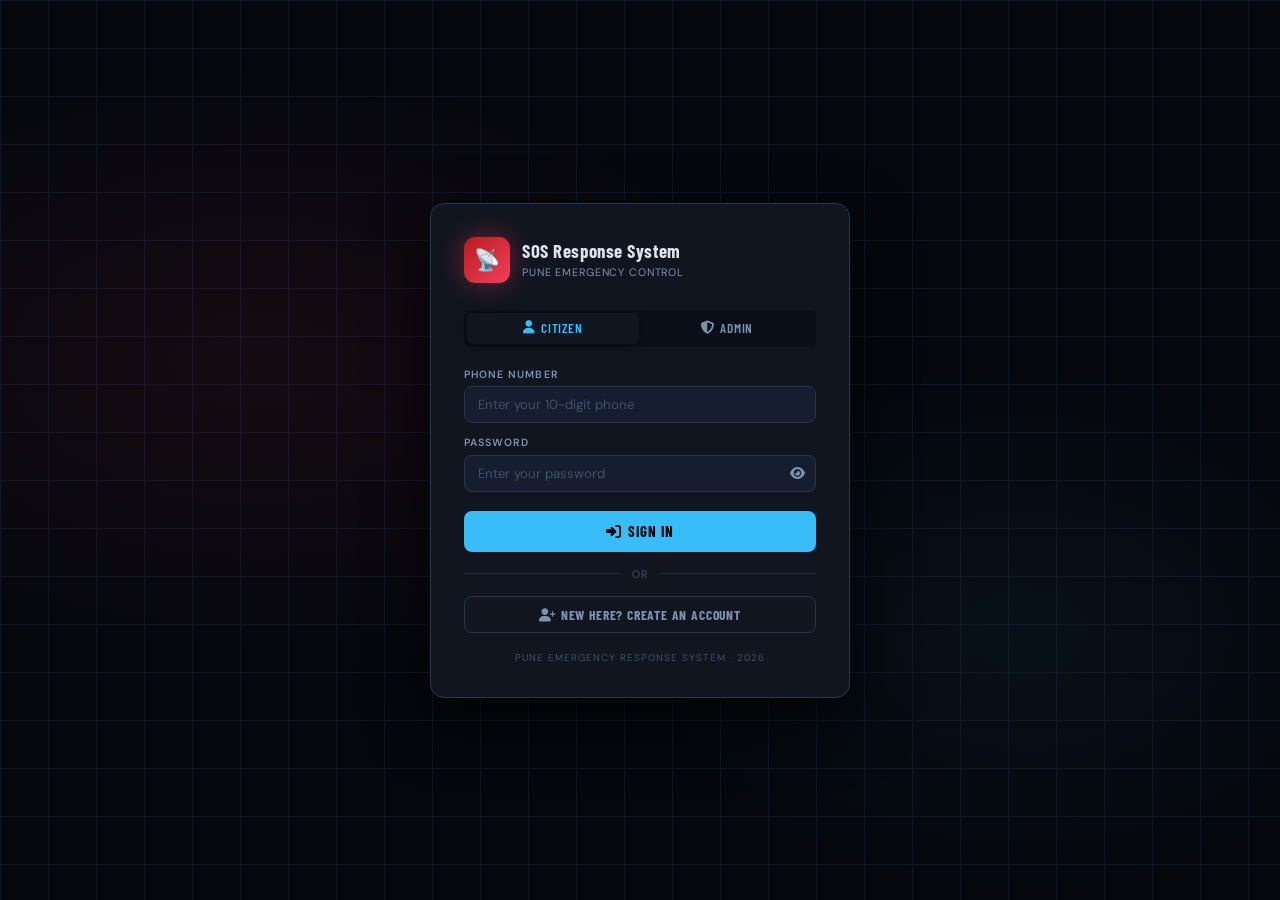
<file: frontend/index.html>
<!DOCTYPE html>
<html lang="en">
<head>
  <meta charset="UTF-8"/>
  <meta name="viewport" content="width=device-width,initial-scale=1.0"/>
  <title>SOS Pune — Login</title>
  <link rel="stylesheet" href="css/style.css"/>
  <link rel="stylesheet" href="https://cdnjs.cloudflare.com/ajax/libs/font-awesome/6.5.0/css/all.min.css"/>
  <style>
    .divider { display:flex;align-items:center;gap:.75rem;margin:1rem 0;color:var(--txt3);font-size:.72rem;letter-spacing:.08em;text-transform:uppercase }
    .divider::before,.divider::after { content:'';flex:1;height:1px;background:var(--brd) }
    .register-link { display:block;text-align:center;padding:.6rem 1rem;border-radius:var(--rad);border:1px solid var(--brd2);color:var(--txt2);font-family:var(--ff-head);font-size:.9rem;font-weight:700;letter-spacing:.06em;text-transform:uppercase;transition:all var(--t);text-decoration:none }
    .register-link:hover { border-color:var(--blue);color:var(--blue);background:var(--blue-l) }
    .debug-box { background:#1a1a2e;border:1px solid #f43f5e44;border-radius:8px;padding:.8rem;margin-top:.8rem;font-size:.72rem;color:#94a3b8;font-family:monospace;display:none;white-space:pre-wrap }
  </style>
</head>
<body>
<div class="auth-page">
  <div class="auth-box">

    <div class="auth-brand">
      <div class="auth-logo">📡</div>
      <div class="auth-brand-text">
        <h1>SOS Response System</h1>
        <p>Pune Emergency Control</p>
      </div>
    </div>

    <!-- Role Tabs -->
    <div class="role-tabs">
      <button class="role-tab user-tab active" id="tab-citizen" onclick="setRole('user',this)">
        <i class="fa-solid fa-user"></i> Citizen
      </button>
      <button class="role-tab admin-tab" id="tab-admin" onclick="setRole('admin',this)">
        <i class="fa-solid fa-shield-halved"></i> Admin
      </button>
    </div>

    <!-- Error -->
    <div id="err" class="alert alert-error hidden">
      <i class="fa-solid fa-triangle-exclamation"></i>
      <span id="err-msg"></span>
    </div>

    <!-- Debug -->
    <div class="debug-box" id="debug-box"></div>

    <!-- Phone -->
    <div class="fg">
      <label id="lbl-phone">Phone Number</label>
      <input type="tel" class="fc" id="phone"
             placeholder="Enter your 10-digit phone"
             autocomplete="username" maxlength="15"
             onkeydown="if(event.key==='Enter')doLogin()"/>
    </div>

    <!-- Password -->
    <div class="fg">
      <label>Password</label>
      <div style="position:relative">
        <input type="password" class="fc" id="pass"
               placeholder="Enter your password"
               style="padding-right:2.5rem"
               autocomplete="current-password"
               onkeydown="if(event.key==='Enter')doLogin()"/>
        <button onclick="togglePwd()"
                style="position:absolute;right:.75rem;top:50%;transform:translateY(-50%);background:none;border:none;color:var(--txt2);cursor:pointer">
          <i class="fa-solid fa-eye" id="eye"></i>
        </button>
      </div>
    </div>

    <input type="hidden" id="role-val" value="user"/>

    <button class="btn btn-primary btn-block btn-lg" id="login-btn" onclick="doLogin()">
      <i class="fa-solid fa-right-to-bracket"></i> Sign In
    </button>

    <!-- Register link (citizen only) -->
    <div id="register-section">
      <div class="divider">or</div>
      <a href="register.html" class="register-link">
        <i class="fa-solid fa-user-plus"></i> New here? Create an Account
      </a>
    </div>

    <div style="text-align:center;margin-top:1.2rem;font-size:.65rem;color:var(--txt3);letter-spacing:.1em;text-transform:uppercase">
      Pune Emergency Response System &middot; 2026
    </div>
  </div>
</div>

<div id="toasts"></div>
<script>
'use strict';

// Relative URLs — no CORS, works on any port
const AUTH_URL = '../backend/api_auth.php';

// Check if already logged in
(async function() {
  try {
    const r = await fetch(AUTH_URL + '?action=check');
    const d = await r.json();
    if (d.success && d.data) {
      window.location.href = d.data.role === 'admin' ? 'admin.html' : 'citizen.html';
    }
  } catch (e) {}
})();

let _role = 'user';

function setRole(role, btn) {
  _role = role;
  document.querySelectorAll('.role-tab').forEach(b => b.classList.remove('active'));
  btn.classList.add('active');
  document.getElementById('role-val').value = role;
  // Show register only for citizens; admins are pre-created
  document.getElementById('register-section').style.display = role === 'user' ? 'block' : 'none';
  document.getElementById('lbl-phone').textContent = role === 'admin' ? 'Admin Phone Number' : 'Phone Number';
  // Clear fields on tab switch
  document.getElementById('phone').value = '';
  document.getElementById('pass').value  = '';
  document.getElementById('err').classList.add('hidden');
  document.getElementById('debug-box').style.display = 'none';
}

function togglePwd() {
  const i=document.getElementById('pass'), ic=document.getElementById('eye');
  i.type = i.type==='password'?'text':'password';
  ic.className = i.type==='password'?'fa-solid fa-eye':'fa-solid fa-eye-slash';
}

async function doLogin() {
  const phone = document.getElementById('phone').value.trim();
  const pass  = document.getElementById('pass').value;

  document.getElementById('err').classList.add('hidden');
  document.getElementById('debug-box').style.display = 'none';

  if (!phone) { showErr('Please enter your phone number.'); return; }
  if (!pass)  { showErr('Please enter your password.');     return; }

  const btn = document.getElementById('login-btn');
  btn.innerHTML = '<i class="fa-solid fa-spinner fa-spin"></i> Signing in...';
  btn.disabled  = true;

  try {
    const response = await fetch(AUTH_URL, {
      method:  'POST',
      headers: { 'Content-Type': 'application/json' },
      body:    JSON.stringify({ action:'login', phone, password:pass, role:_role }),
    });

    let data;
    const text = await response.text();
    try { data = JSON.parse(text); }
    catch (e) {
      showErr('Server error. Check PHP is running correctly.');
      document.getElementById('debug-box').textContent = 'Response: ' + text.substring(0,400);
      document.getElementById('debug-box').style.display = 'block';
      return;
    }

    if (data.success && data.data) {
      window.location.href = data.data.role === 'admin' ? 'admin.html' : 'citizen.html';
    } else {
      showErr(data.error || 'Login failed. Check your credentials.');
    }
  } catch (e) {
    showErr('Cannot reach server. Make sure XAMPP Apache is running.');
    document.getElementById('debug-box').textContent =
      'URL: ' + AUTH_URL + '\nError: ' + e.message +
      '\n\nFix: Open XAMPP → Start Apache → Start MySQL';
    document.getElementById('debug-box').style.display = 'block';
  } finally {
    btn.innerHTML = '<i class="fa-solid fa-right-to-bracket"></i> Sign In';
    btn.disabled  = false;
  }
}

function showErr(msg) {
  document.getElementById('err-msg').textContent = msg;
  document.getElementById('err').classList.remove('hidden');
}
</script>
</body>
</html>
</file>
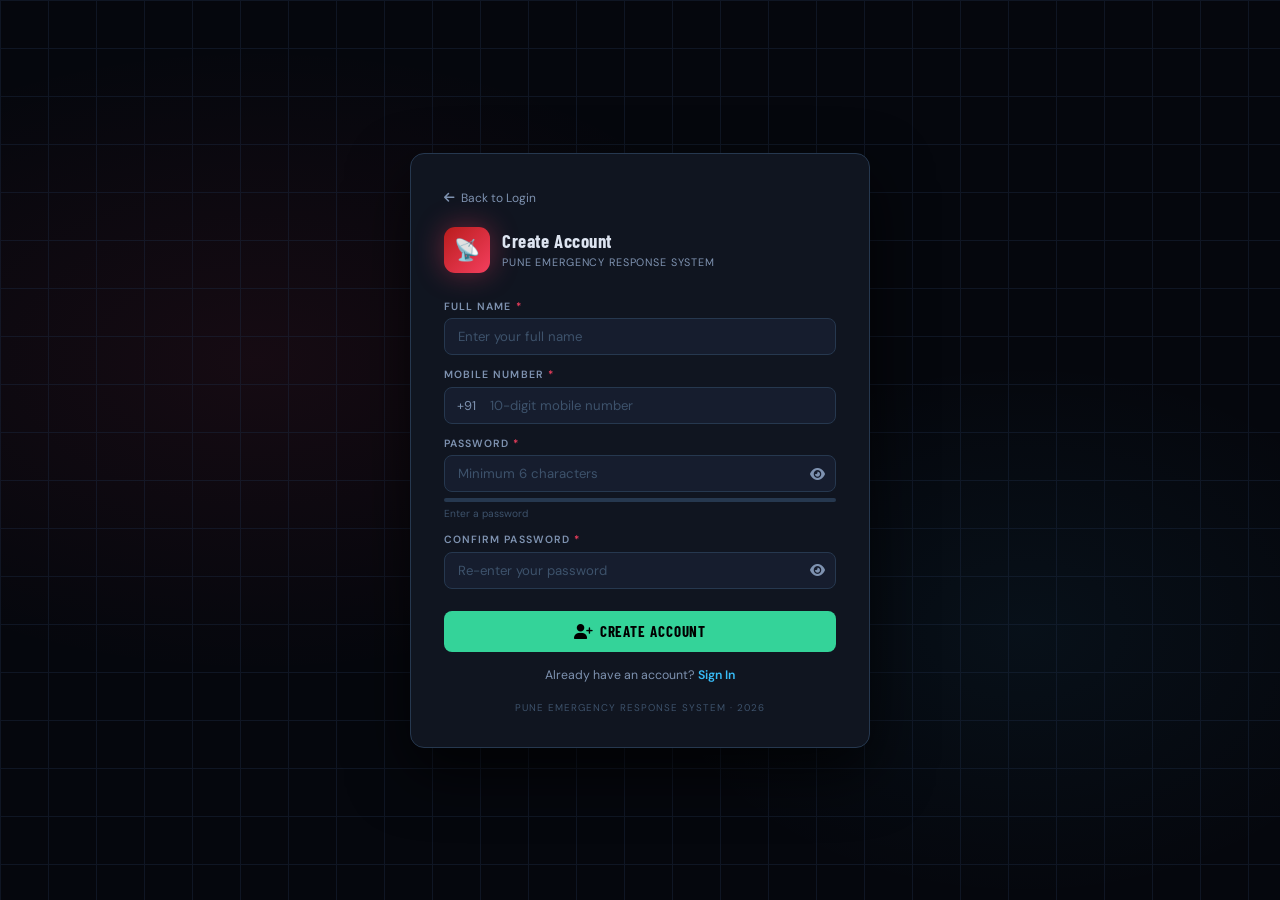
<file: frontend/register.html>
<!DOCTYPE html>
<html lang="en">
<head>
  <meta charset="UTF-8"/>
  <meta name="viewport" content="width=device-width,initial-scale=1.0"/>
  <title>SOS Pune — Register</title>
  <link rel="stylesheet" href="css/style.css"/>
  <link rel="stylesheet" href="https://cdnjs.cloudflare.com/ajax/libs/font-awesome/6.5.0/css/all.min.css"/>
  <style>
    .pw-strength { height:4px; border-radius:2px; margin-top:.4rem; background:var(--brd2); overflow:hidden }
    .pw-strength-bar { height:100%; border-radius:2px; width:0%; transition:width .3s,background .3s }
    .pw-hint { font-size:.68rem; color:var(--txt3); margin-top:.3rem }
    .back-link { display:inline-flex; align-items:center; gap:.4rem; color:var(--txt2); font-size:.8rem; margin-bottom:1.4rem; text-decoration:none; transition:color var(--t) }
    .back-link:hover { color:var(--blue) }
    .field-valid   { border-color:var(--green) !important }
    .field-invalid { border-color:var(--red)   !important }
    .debug-box { background:#1a1a2e; border:1px solid #f43f5e44; border-radius:8px; padding:.8rem; margin-top:.8rem; font-size:.72rem; color:#94a3b8; font-family:monospace; display:none }
  </style>
</head>
<body>
<div class="auth-page">
  <div class="auth-box" style="max-width:460px">

    <a href="index.html" class="back-link">
      <i class="fa-solid fa-arrow-left"></i> Back to Login
    </a>

    <div class="auth-brand">
      <div class="auth-logo">📡</div>
      <div class="auth-brand-text">
        <h1>Create Account</h1>
        <p>Pune Emergency Response System</p>
      </div>
    </div>

    <!-- Error box -->
    <div id="err" class="alert alert-error hidden">
      <i class="fa-solid fa-triangle-exclamation"></i>
      <span id="err-msg"></span>
    </div>

    <!-- Success box -->
    <div id="success-box" class="alert alert-success hidden">
      <i class="fa-solid fa-circle-check"></i>
      <span id="success-msg"></span>
    </div>

    <!-- Debug info (shown on error) -->
    <div class="debug-box" id="debug-box">
      <strong style="color:#f43f5e">Debug info:</strong><br/>
      <span id="debug-msg"></span>
    </div>

    <!-- Full Name -->
    <div class="fg">
      <label>Full Name <span style="color:var(--red)">*</span></label>
      <input type="text" class="fc" id="reg-name"
             placeholder="Enter your full name"
             autocomplete="name"
             oninput="validateName()"
             onkeydown="if(event.key==='Enter')doRegister()"/>
      <div id="name-hint" class="pw-hint"></div>
    </div>

    <!-- Phone -->
    <div class="fg">
      <label>Mobile Number <span style="color:var(--red)">*</span></label>
      <div style="position:relative">
        <span style="position:absolute;left:.85rem;top:50%;transform:translateY(-50%);color:var(--txt2);font-size:.85rem;pointer-events:none">+91</span>
        <input type="tel" class="fc" id="reg-phone"
               placeholder="10-digit mobile number"
               style="padding-left:3rem" maxlength="10"
               autocomplete="tel"
               oninput="validatePhone()"
               onkeydown="if(event.key==='Enter')doRegister()"/>
      </div>
      <div id="phone-hint" class="pw-hint"></div>
    </div>

    <!-- Password -->
    <div class="fg">
      <label>Password <span style="color:var(--red)">*</span></label>
      <div style="position:relative">
        <input type="password" class="fc" id="reg-pass"
               placeholder="Minimum 6 characters"
               style="padding-right:2.5rem" autocomplete="new-password"
               oninput="checkStrength()"
               onkeydown="if(event.key==='Enter')doRegister()"/>
        <button onclick="togglePwd('reg-pass','eye1')"
                style="position:absolute;right:.75rem;top:50%;transform:translateY(-50%);background:none;border:none;color:var(--txt2);cursor:pointer">
          <i class="fa-solid fa-eye" id="eye1"></i>
        </button>
      </div>
      <div class="pw-strength"><div class="pw-strength-bar" id="strength-bar"></div></div>
      <div id="strength-label" class="pw-hint">Enter a password</div>
    </div>

    <!-- Confirm Password -->
    <div class="fg">
      <label>Confirm Password <span style="color:var(--red)">*</span></label>
      <div style="position:relative">
        <input type="password" class="fc" id="reg-confirm"
               placeholder="Re-enter your password"
               style="padding-right:2.5rem" autocomplete="new-password"
               oninput="checkConfirm()"
               onkeydown="if(event.key==='Enter')doRegister()"/>
        <button onclick="togglePwd('reg-confirm','eye2')"
                style="position:absolute;right:.75rem;top:50%;transform:translateY(-50%);background:none;border:none;color:var(--txt2);cursor:pointer">
          <i class="fa-solid fa-eye" id="eye2"></i>
        </button>
      </div>
      <div id="confirm-hint" class="pw-hint"></div>
    </div>

    <!-- Submit -->
    <button class="btn btn-success btn-block btn-lg" id="reg-btn"
            onclick="doRegister()" style="margin-top:.6rem">
      <i class="fa-solid fa-user-plus"></i> Create Account
    </button>

    <div style="text-align:center;margin-top:1rem;font-size:.82rem;color:var(--txt2)">
      Already have an account?
      <a href="index.html" style="color:var(--blue);font-weight:600;text-decoration:none">Sign In</a>
    </div>

    <div style="text-align:center;margin-top:1.2rem;font-size:.65rem;color:var(--txt3);letter-spacing:.1em;text-transform:uppercase">
      Pune Emergency Response System &middot; 2026
    </div>
  </div>
</div>

<div id="toasts"></div>

<script>
'use strict';

// ── API URL — RELATIVE path, works on any localhost port ──
// No hardcoded http://localhost — no CORS issues
const REGISTER_URL = '../backend/api_register.php';
const AUTH_URL     = '../backend/api_auth.php';

// ── Redirect if already logged in ─────────────────────────
(async function() {
  try {
    const r = await fetch(AUTH_URL + '?action=check', { method: 'GET' });
    const d = await r.json();
    if (d.success && d.data) {
      window.location.href = d.data.role === 'admin' ? 'admin.html' : 'citizen.html';
    }
  } catch (e) { /* not logged in */ }
})();

// ── Validation ────────────────────────────────────────────
function setField(inputId, hintId, ok, msg) {
  const inp  = document.getElementById(inputId);
  const hint = document.getElementById(hintId);
  inp.classList.toggle('field-valid',   ok  && msg !== '');
  inp.classList.toggle('field-invalid', !ok && msg !== '');
  if (hint) {
    hint.textContent = msg;
    hint.style.color = ok ? 'var(--green)' : 'var(--red)';
  }
}

function validateName() {
  const v = document.getElementById('reg-name').value.trim();
  if (!v)            setField('reg-name','name-hint', false, '');
  else if (v.length < 2) setField('reg-name','name-hint', false, 'Name must be at least 2 characters');
  else               setField('reg-name','name-hint', true,  '✓ Looks good');
}

function validatePhone() {
  // Strip non-digits
  const el = document.getElementById('reg-phone');
  el.value = el.value.replace(/\D/g,'');
  const v  = el.value;
  if (!v)                      setField('reg-phone','phone-hint', false, '');
  else if (!/^[6-9]\d{9}$/.test(v)) setField('reg-phone','phone-hint', false, 'Enter a valid 10-digit Indian mobile number');
  else                         setField('reg-phone','phone-hint', true,  '✓ Valid mobile number');
}

function checkStrength() {
  const p   = document.getElementById('reg-pass').value;
  const bar = document.getElementById('strength-bar');
  const lbl = document.getElementById('strength-label');
  if (!p) { bar.style.width='0%'; lbl.textContent='Enter a password'; lbl.style.color='var(--txt3)'; return; }
  let s = 0;
  if (p.length >= 6)           s++;
  if (p.length >= 10)          s++;
  if (/[A-Z]/.test(p))         s++;
  if (/[0-9]/.test(p))         s++;
  if (/[^A-Za-z0-9]/.test(p)) s++;
  const lvls=[
    {pct:'20%',color:'var(--red)',   text:'Very weak'},
    {pct:'40%',color:'#f97316',      text:'Weak'},
    {pct:'60%',color:'var(--amber)', text:'Fair'},
    {pct:'80%',color:'#84cc16',      text:'Strong'},
    {pct:'100%',color:'var(--green)',text:'Very strong'},
  ];
  const l = lvls[Math.min(s-1,4)] || lvls[0];
  bar.style.width=l.pct; bar.style.background=l.color;
  lbl.textContent=l.text; lbl.style.color=l.color;
  if (document.getElementById('reg-confirm').value) checkConfirm();
}

function checkConfirm() {
  const p = document.getElementById('reg-pass').value;
  const c = document.getElementById('reg-confirm').value;
  if (!c) { setField('reg-confirm','confirm-hint',false,''); return; }
  p===c ? setField('reg-confirm','confirm-hint',true,'✓ Passwords match')
        : setField('reg-confirm','confirm-hint',false,'Passwords do not match');
}

function togglePwd(inp, ico) {
  const i=document.getElementById(inp), ic=document.getElementById(ico);
  i.type = i.type==='password' ? 'text' : 'password';
  ic.className = i.type==='password' ? 'fa-solid fa-eye' : 'fa-solid fa-eye-slash';
}

// ── Submit ─────────────────────────────────────────────────
async function doRegister() {
  const name    = document.getElementById('reg-name').value.trim();
  const phone   = document.getElementById('reg-phone').value.trim();
  const pass    = document.getElementById('reg-pass').value;
  const confirm = document.getElementById('reg-confirm').value;

  hideMessages();

  // Client-side checks
  if (!name)           { showErr('Full name is required.');                          return; }
  if (name.length < 2) { showErr('Name must be at least 2 characters.');             return; }
  if (!phone)          { showErr('Phone number is required.');                       return; }
  if (!/^[6-9]\d{9}$/.test(phone)) { showErr('Enter a valid 10-digit Indian mobile number.'); return; }
  if (!pass)           { showErr('Password is required.');                           return; }
  if (pass.length < 6) { showErr('Password must be at least 6 characters.');        return; }
  if (pass !== confirm){ showErr('Passwords do not match.');                         return; }

  const btn = document.getElementById('reg-btn');
  btn.innerHTML = '<i class="fa-solid fa-spinner fa-spin"></i> Creating account...';
  btn.disabled  = true;

  try {
    // POST to relative URL — no CORS, no hardcoded host
    const response = await fetch(REGISTER_URL, {
      method:  'POST',
      headers: { 'Content-Type': 'application/json' },
      body:    JSON.stringify({ name, phone, password: pass, confirm_password: confirm }),
    });

    // Try to parse JSON regardless of HTTP status
    let data;
    const text = await response.text();
    try {
      data = JSON.parse(text);
    } catch (parseErr) {
      // PHP returned HTML error (e.g. syntax error) — show it
      showErr('Server returned an unexpected response. Check PHP error logs.');
      showDebug('HTTP ' + response.status + '\nResponse: ' + text.substring(0, 300));
      return;
    }

    if (data.success && data.data) {
      document.getElementById('success-msg').textContent =
        'Account created! Redirecting to your dashboard...';
      document.getElementById('success-box').classList.remove('hidden');
      setTimeout(() => { window.location.href = 'citizen.html'; }, 1200);
    } else {
      showErr(data.error || 'Registration failed. Please try again.');
    }

  } catch (networkErr) {
    // This only fires if the server is completely unreachable
    showErr('Cannot reach server. Is XAMPP running?');
    showDebug(
      'URL tried: ' + REGISTER_URL + '\n' +
      'Error: ' + networkErr.message + '\n\n' +
      'Fix:\n' +
      '1. Make sure XAMPP Apache is running (green in XAMPP panel)\n' +
      '2. Make sure files are in C:\\xampp\\htdocs\\sos_project\\\n' +
      '3. Open: http://localhost/sos_project/backend/test.php'
    );
  } finally {
    btn.innerHTML = '<i class="fa-solid fa-user-plus"></i> Create Account';
    btn.disabled  = false;
  }
}

function showErr(msg) {
  document.getElementById('err-msg').textContent = msg;
  document.getElementById('err').classList.remove('hidden');
}

function showDebug(msg) {
  document.getElementById('debug-msg').textContent = msg;
  document.getElementById('debug-box').style.display = 'block';
}

function hideMessages() {
  document.getElementById('err').classList.add('hidden');
  document.getElementById('success-box').classList.add('hidden');
  document.getElementById('debug-box').style.display = 'none';
}
</script>
</body>
</html>
</file>
<file: frontend/css/style.css>
/* ============================================================
   SOS Emergency Response System — Pune
   style.css — Dark Tactical Theme
   Fonts: Barlow Condensed (headings) + DM Sans (body)
   ============================================================ */

@import url('https://fonts.googleapis.com/css2?family=Barlow+Condensed:wght@400;500;600;700;800&family=DM+Sans:wght@300;400;500;600&display=swap');

/* ── VARIABLES ──────────────────────────────────────────── */
:root {
  --bg0:       #05070d;
  --bg1:       #0b0f1a;
  --bg2:       #101520;
  --bg3:       #161d2e;
  --bg4:       #1c2438;
  --brd:       #1e2d47;
  --brd2:      #26384f;

  --red:       #f43f5e;
  --red-l:     rgba(244,63,94,.15);
  --amber:     #fb923c;
  --amber-l:   rgba(251,146,60,.15);
  --green:     #34d399;
  --green-l:   rgba(52,211,153,.15);
  --blue:      #38bdf8;
  --blue-l:    rgba(56,189,248,.15);
  --purple:    #a78bfa;
  --purple-l:  rgba(167,139,250,.15);
  --cyan:      #22d3ee;

  --txt:       #dde4f0;
  --txt2:      #7e92b0;
  --txt3:      #3d526b;

  --ff-head:   'Barlow Condensed', sans-serif;
  --ff-body:   'DM Sans', sans-serif;
  --rad:       8px;
  --rad-lg:    14px;
  --shad:      0 4px 28px rgba(0,0,0,.55);
  --t:         .18s ease;
}

/* ── RESET ──────────────────────────────────────────────── */
*,*::before,*::after{box-sizing:border-box;margin:0;padding:0}
html{font-size:15px;scroll-behavior:smooth}
body{font-family:var(--ff-body);background:var(--bg0);color:var(--txt);min-height:100vh;overflow-x:hidden}
a{color:inherit;text-decoration:none}
button{cursor:pointer;border:none;outline:none;font-family:var(--ff-body)}
input,select,textarea{outline:none;font-family:var(--ff-body)}
ul{list-style:none}

::-webkit-scrollbar{width:5px;height:5px}
::-webkit-scrollbar-track{background:var(--bg1)}
::-webkit-scrollbar-thumb{background:var(--brd2);border-radius:3px}
::-webkit-scrollbar-thumb:hover{background:var(--txt3)}

/* ── AUTH ───────────────────────────────────────────────── */
.auth-page{
  min-height:100vh;display:flex;align-items:center;justify-content:center;
  padding:1rem;
  background:
    radial-gradient(ellipse 60% 50% at 20% 40%, rgba(244,63,94,.07) 0%, transparent 70%),
    radial-gradient(ellipse 50% 50% at 80% 70%, rgba(56,189,248,.05) 0%, transparent 60%),
    var(--bg0);
  position:relative;overflow:hidden;
}
.auth-page::before{
  content:'';position:absolute;inset:0;pointer-events:none;
  background-image:linear-gradient(var(--brd) 1px,transparent 1px),
                   linear-gradient(90deg,var(--brd) 1px,transparent 1px);
  background-size:48px 48px;opacity:.4;
}
.auth-box{
  position:relative;z-index:1;width:100%;max-width:420px;
  background:var(--bg2);border:1px solid var(--brd2);
  border-radius:var(--rad-lg);padding:2.2rem;
  box-shadow:0 24px 60px rgba(0,0,0,.7);
  animation:popIn .3s cubic-bezier(.34,1.56,.64,1);
}
@keyframes popIn{from{opacity:0;transform:scale(.95) translateY(12px)}to{opacity:1;transform:none}}

.auth-brand{display:flex;align-items:center;gap:.8rem;margin-bottom:1.8rem}
.auth-logo{
  width:46px;height:46px;border-radius:11px;flex-shrink:0;
  background:linear-gradient(135deg,#b91c1c,#f43f5e);
  display:flex;align-items:center;justify-content:center;font-size:1.4rem;
  box-shadow:0 0 28px rgba(244,63,94,.4);
  animation:logoPulse 2s ease infinite alternate;
}
@keyframes logoPulse{from{box-shadow:0 0 20px rgba(244,63,94,.35)}to{box-shadow:0 0 40px rgba(244,63,94,.65)}}
.auth-brand-text h1{font-family:var(--ff-head);font-size:1.25rem;font-weight:700;letter-spacing:.03em;line-height:1.2}
.auth-brand-text p{font-size:.72rem;color:var(--txt2);margin-top:2px;letter-spacing:.08em;text-transform:uppercase}

.role-tabs{display:grid;grid-template-columns:1fr 1fr;gap:3px;background:var(--bg1);border-radius:7px;padding:3px;margin-bottom:1.4rem}
.role-tab{padding:.5rem;border-radius:5px;background:transparent;color:var(--txt2);font-family:var(--ff-head);font-size:.88rem;font-weight:600;letter-spacing:.06em;text-transform:uppercase;transition:all var(--t);display:flex;align-items:center;justify-content:center;gap:.35rem}
.role-tab.active{background:var(--bg2);color:var(--txt);box-shadow:0 2px 8px rgba(0,0,0,.4)}
.role-tab.active.admin-tab{color:var(--red)}
.role-tab.active.user-tab{color:var(--blue)}

/* ── FORMS ──────────────────────────────────────────────── */
.fg{margin-bottom:.9rem}
.fg label{display:block;font-size:.7rem;font-weight:600;letter-spacing:.1em;text-transform:uppercase;color:var(--txt2);margin-bottom:.35rem}
.fc{
  width:100%;background:var(--bg3);border:1px solid var(--brd2);
  border-radius:var(--rad);padding:.6rem .85rem;color:var(--txt);font-size:.88rem;
  transition:border-color var(--t),box-shadow var(--t);
}
.fc:focus{border-color:var(--blue);box-shadow:0 0 0 3px rgba(56,189,248,.12)}
.fc::placeholder{color:var(--txt3)}
select.fc option{background:var(--bg3)}
textarea.fc{resize:vertical;min-height:80px}

/* ── BUTTONS ────────────────────────────────────────────── */
.btn{
  display:inline-flex;align-items:center;justify-content:center;gap:.4rem;
  padding:.58rem 1.3rem;border-radius:var(--rad);font-family:var(--ff-head);
  font-size:.92rem;font-weight:700;letter-spacing:.06em;text-transform:uppercase;
  transition:all var(--t);position:relative;overflow:hidden;
}
.btn::after{content:'';position:absolute;inset:0;background:#fff;opacity:0;transition:opacity var(--t)}
.btn:hover::after{opacity:.05}.btn:active::after{opacity:.1}
.btn:disabled{opacity:.45;cursor:not-allowed}
.btn-primary{background:var(--blue);color:#000}
.btn-primary:hover{box-shadow:0 0 18px rgba(56,189,248,.4)}
.btn-danger{background:var(--red);color:#fff}
.btn-danger:hover{box-shadow:0 0 18px rgba(244,63,94,.4)}
.btn-success{background:var(--green);color:#000}
.btn-success:hover{box-shadow:0 0 18px rgba(52,211,153,.35)}
.btn-amber{background:var(--amber);color:#000}
.btn-ghost{background:transparent;color:var(--txt2);border:1px solid var(--brd2)}
.btn-ghost:hover{border-color:var(--blue);color:var(--txt)}
.btn-block{width:100%;margin-top:.4rem}
.btn-sm{padding:.35rem .8rem;font-size:.78rem;border-radius:6px}
.btn-lg{padding:.75rem 1.8rem;font-size:1rem}

/* ── ALERT ──────────────────────────────────────────────── */
.alert{padding:.7rem .95rem;border-radius:var(--rad);font-size:.84rem;margin-bottom:.9rem;display:flex;align-items:flex-start;gap:.55rem}
.alert i{flex-shrink:0;margin-top:.05rem}
.alert-error  {background:var(--red-l);   border:1px solid rgba(244,63,94,.28); color:var(--red)}
.alert-success{background:var(--green-l); border:1px solid rgba(52,211,153,.28);color:var(--green)}
.alert-warning{background:var(--amber-l); border:1px solid rgba(251,146,60,.28); color:var(--amber)}
.alert-info   {background:var(--blue-l);  border:1px solid rgba(56,189,248,.28); color:var(--blue)}
.hidden{display:none!important}

/* ── DASHBOARD LAYOUT ───────────────────────────────────── */
.layout{display:flex;min-height:100vh}

.sidebar{
  width:224px;flex-shrink:0;background:var(--bg1);
  border-right:1px solid var(--brd);
  display:flex;flex-direction:column;
  position:fixed;top:0;left:0;height:100vh;z-index:100;
  transition:transform var(--t);
}
.sb-brand{
  padding:1rem .85rem;border-bottom:1px solid var(--brd);
  display:flex;align-items:center;gap:.65rem;min-height:58px;
}
.sb-logo{
  width:32px;height:32px;border-radius:7px;flex-shrink:0;
  background:linear-gradient(135deg,#b91c1c,#f43f5e);
  display:flex;align-items:center;justify-content:center;font-size:.9rem;
  box-shadow:0 0 12px rgba(244,63,94,.35);
}
.sb-brand h2{font-family:var(--ff-head);font-size:.85rem;font-weight:700;letter-spacing:.04em;line-height:1.2}
.sb-brand span{font-size:.58rem;color:var(--txt2);text-transform:uppercase;letter-spacing:.1em}

.sb-user{
  padding:.75rem .85rem;border-bottom:1px solid var(--brd);
  display:flex;align-items:center;gap:.6rem;
}
.sb-av{
  width:30px;height:30px;border-radius:50%;flex-shrink:0;
  background:var(--bg3);border:1.5px solid var(--brd2);
  display:flex;align-items:center;justify-content:center;font-size:.78rem;
}
.sb-uname{font-size:.8rem;font-weight:500}
.sb-urole{font-size:.6rem;color:var(--txt2);text-transform:uppercase;letter-spacing:.08em;margin-top:1px}
.sb-urole.admin{color:var(--red)}

.sb-nav{flex:1;overflow-y:auto;padding:.4rem 0}
.sb-sec{font-size:.58rem;color:var(--txt3);letter-spacing:.16em;text-transform:uppercase;padding:.5rem .85rem .2rem}
.nav-item{
  display:flex;align-items:center;gap:.6rem;padding:.55rem .85rem;
  color:var(--txt2);font-family:var(--ff-head);font-size:.88rem;font-weight:600;
  letter-spacing:.04em;cursor:pointer;border-left:2px solid transparent;
  transition:all var(--t);
}
.nav-item:hover{background:var(--bg3);color:var(--txt)}
.nav-item.active{background:rgba(56,189,248,.07);color:var(--blue);border-left-color:var(--blue)}
.nav-item i{width:14px;text-align:center;font-size:.82rem;flex-shrink:0}
.nb{margin-left:auto;background:var(--red);color:#fff;font-size:.6rem;padding:1px 5px;border-radius:100px;min-width:16px;text-align:center;font-family:var(--ff-head)}

.sb-foot{padding:.75rem;border-top:1px solid var(--brd)}
.logout-btn{
  width:100%;display:flex;align-items:center;gap:.6rem;padding:.55rem .7rem;
  border-radius:6px;background:none;color:var(--txt2);font-family:var(--ff-head);
  font-size:.88rem;font-weight:600;letter-spacing:.04em;border:1px solid transparent;
  transition:all var(--t);
}
.logout-btn:hover{background:rgba(244,63,94,.08);color:var(--red);border-color:rgba(244,63,94,.2)}

/* ── MAIN CONTENT ───────────────────────────────────────── */
.main{flex:1;margin-left:224px;display:flex;flex-direction:column;min-height:100vh}

.topbar{
  height:58px;padding:0 1.3rem;background:var(--bg1);border-bottom:1px solid var(--brd);
  display:flex;align-items:center;justify-content:space-between;
  position:sticky;top:0;z-index:50;flex-shrink:0;
}
.tb-left{display:flex;align-items:center;gap:.75rem}
.tb-title{font-family:var(--ff-head);font-size:1.05rem;font-weight:700;letter-spacing:.04em}
.tb-right{display:flex;align-items:center;gap:.6rem}
.tb-clock{font-size:.8rem;color:var(--txt2);letter-spacing:.07em;font-variant-numeric:tabular-nums}
.live-ind{display:flex;align-items:center;gap:.35rem;font-size:.68rem;color:var(--green);letter-spacing:.07em;text-transform:uppercase}
.pulse{width:7px;height:7px;border-radius:50%;background:currentColor;position:relative}
.pulse::after{content:'';position:absolute;inset:-3px;border-radius:50%;background:currentColor;opacity:.35;animation:pring 1.4s ease infinite}
@keyframes pring{0%{transform:scale(1);opacity:.35}100%{transform:scale(2.4);opacity:0}}

.page{flex:1;padding:1.3rem;overflow-y:auto}
.pg{display:none;animation:pgFade .2s ease}
.pg.active{display:block}
@keyframes pgFade{from{opacity:0;transform:translateY(6px)}to{opacity:1;transform:none}}

/* ── STAT CARDS ─────────────────────────────────────────── */
.stat-grid{display:grid;grid-template-columns:repeat(4,1fr);gap:.9rem;margin-bottom:1.3rem}
.sc{
  background:var(--bg2);border:1px solid var(--brd);border-radius:var(--rad);
  padding:1.1rem;position:relative;overflow:hidden;
  transition:transform var(--t),border-color var(--t);
}
.sc:hover{transform:translateY(-2px);border-color:var(--brd2)}
.sc::before{content:'';position:absolute;top:0;left:0;right:0;height:2px;background:var(--sc-c,var(--blue))}
.sc-head{display:flex;justify-content:space-between;align-items:flex-start;margin-bottom:.65rem}
.sc-icon{width:34px;height:34px;border-radius:7px;display:flex;align-items:center;justify-content:center;font-size:.9rem;background:var(--sc-bg,var(--blue-l));color:var(--sc-c,var(--blue))}
.sc-val{font-family:var(--ff-head);font-size:1.85rem;font-weight:800;letter-spacing:-.03em;line-height:1}
.sc-lbl{font-size:.66rem;color:var(--txt2);text-transform:uppercase;letter-spacing:.1em;margin-top:.25rem}

/* ── BADGES ─────────────────────────────────────────────── */
.badge{display:inline-flex;align-items:center;gap:.22rem;padding:.12rem .55rem;border-radius:100px;font-size:.68rem;font-weight:700;letter-spacing:.06em;text-transform:uppercase}
.badge::before{content:'';width:5px;height:5px;border-radius:50%;background:currentColor}
.b-red   {background:var(--red-l);   color:var(--red);   border:1px solid rgba(244,63,94,.3)}
.b-amber {background:var(--amber-l); color:var(--amber); border:1px solid rgba(251,146,60,.3)}
.b-green {background:var(--green-l); color:var(--green); border:1px solid rgba(52,211,153,.3)}
.b-blue  {background:var(--blue-l);  color:var(--blue);  border:1px solid rgba(56,189,248,.3)}
.b-gray  {background:rgba(100,100,100,.12);color:#888;border:1px solid #444}
.b-purple{background:var(--purple-l);color:var(--purple);border:1px solid rgba(167,139,250,.3)}

/* ── CARD ───────────────────────────────────────────────── */
.card{background:var(--bg2);border:1px solid var(--brd);border-radius:var(--rad);padding:1.1rem}
.card-title{font-family:var(--ff-head);font-size:.82rem;font-weight:700;letter-spacing:.09em;text-transform:uppercase;color:var(--txt2);margin-bottom:.9rem;display:flex;align-items:center;gap:.4rem}
.card-title::before{content:'';width:3px;height:1em;background:var(--blue);border-radius:2px}

/* ── TABLE ──────────────────────────────────────────────── */
.tw{overflow-x:auto}
.dt{width:100%;border-collapse:collapse;font-size:.82rem}
.dt thead tr{border-bottom:2px solid var(--brd2)}
.dt th{font-size:.65rem;font-weight:700;letter-spacing:.1em;text-transform:uppercase;color:var(--txt2);padding:.55rem .9rem;text-align:left;white-space:nowrap}
.dt td{padding:.6rem .9rem;border-bottom:1px solid var(--brd);vertical-align:middle}
.dt tbody tr{transition:background var(--t)}
.dt tbody tr:hover{background:var(--bg3)}
.dt tbody tr:last-child td{border-bottom:none}

/* ── MAP ────────────────────────────────────────────────── */
.map-box{height:320px;border-radius:var(--rad);overflow:hidden;border:1px solid var(--brd)}
.map-box.tall{height:420px}
.leaflet-container{background:#131e34!important}
.leaflet-tile{filter:brightness(.78) contrast(1.1) saturate(.8)}
.leaflet-popup-content-wrapper{background:var(--bg3)!important;color:var(--txt)!important;border:1px solid var(--brd2)!important;border-radius:var(--rad)!important;box-shadow:0 4px 18px rgba(0,0,0,.5)!important}
.leaflet-popup-tip{background:var(--bg3)!important}
.leaflet-popup-content{font-family:var(--ff-body)!important;font-size:.8rem!important}

/* ── SOS BUTTONS ────────────────────────────────────────── */
.sos-grid{display:grid;grid-template-columns:1fr 1fr;gap:.85rem;margin-bottom:1.1rem}
.sos-btn{
  padding:1.6rem .8rem;border-radius:11px;border:none;cursor:pointer;
  display:flex;flex-direction:column;align-items:center;gap:.45rem;
  transition:transform .12s ease,box-shadow .15s ease;
  min-height:120px;position:relative;overflow:hidden;
}
.sos-btn:hover{transform:translateY(-3px)}
.sos-btn:active{transform:scale(.97)}
.sos-btn .rpl{position:absolute;border-radius:50%;background:rgba(255,255,255,.18);transform:scale(0);animation:rpl .55s linear;pointer-events:none}
@keyframes rpl{to{transform:scale(4);opacity:0}}
.sos-em{font-size:1.9rem}
.sos-lbl{font-family:var(--ff-head);font-size:.98rem;font-weight:800;letter-spacing:.05em;text-transform:uppercase;color:#fff;text-shadow:0 1px 4px rgba(0,0,0,.4)}
.sos-sub{font-size:.62rem;color:rgba(255,255,255,.7);text-transform:uppercase;letter-spacing:.08em}
.sos-fire    {background:linear-gradient(135deg,#7c2d12,#ea580c);box-shadow:0 4px 20px rgba(234,88,12,.3)}
.sos-accident{background:linear-gradient(135deg,#1e3a8a,#2563eb);box-shadow:0 4px 20px rgba(37,99,235,.3)}
.sos-flood   {background:linear-gradient(135deg,#164e63,#0891b2);box-shadow:0 4px 20px rgba(8,145,178,.3)}
.sos-medical {background:linear-gradient(135deg,#4a044e,#a21caf);box-shadow:0 4px 20px rgba(162,28,175,.3)}

/* ── ACTIVE BANNER ──────────────────────────────────────── */
.active-banner{
  display:flex;align-items:center;justify-content:space-between;gap:1rem;
  background:rgba(244,63,94,.08);border:1px solid rgba(244,63,94,.25);
  border-radius:var(--rad);padding:.9rem 1.1rem;margin-bottom:1.1rem;
  animation:bIn .3s ease;
}
@keyframes bIn{from{opacity:0;transform:translateY(-8px)}to{opacity:1;transform:none}}

/* ── STATUS ROW ─────────────────────────────────────────── */
.sr{display:flex;justify-content:space-between;align-items:center;padding:.52rem 0;border-bottom:1px solid var(--brd)}
.sr:last-child{border:none}
.sr-k{font-size:.69rem;color:var(--txt2);text-transform:uppercase;letter-spacing:.08em}
.sr-v{font-size:.83rem;font-weight:500}

/* ── TOOLBAR ────────────────────────────────────────────── */
.toolbar{display:flex;align-items:center;gap:.55rem;margin-bottom:.9rem;flex-wrap:wrap}
.sw{position:relative;flex:1;min-width:160px;max-width:280px}
.sw i{position:absolute;left:.7rem;top:50%;transform:translateY(-50%);color:var(--txt3);font-size:.78rem}
.sw input{padding-left:2rem}

/* ── CHARTS ─────────────────────────────────────────────── */
.charts-grid{display:grid;grid-template-columns:1fr 1fr;gap:.9rem;margin-bottom:1rem}
.chart-card{background:var(--bg2);border:1px solid var(--brd);border-radius:var(--rad);padding:1.1rem}
.chart-title{font-family:var(--ff-head);font-size:.78rem;font-weight:700;letter-spacing:.09em;text-transform:uppercase;color:var(--txt2);margin-bottom:.75rem}

/* ── SEVERITY PICKER ────────────────────────────────────── */
.sev-wrap{display:flex;gap:.35rem}
.sev-b{width:36px;height:36px;border-radius:6px;border:2px solid var(--brd2);background:var(--bg3);color:var(--txt2);font-family:var(--ff-head);font-weight:800;font-size:.9rem;cursor:pointer;transition:all var(--t);display:flex;align-items:center;justify-content:center}
.sev-b:hover{border-color:var(--amber);color:var(--amber)}
.sev-b.on{border-color:var(--amber);background:rgba(251,146,60,.12);color:var(--amber)}

/* ── TRIAGE PICKER ──────────────────────────────────────── */
.triage-wrap{display:flex;gap:.45rem;flex-wrap:wrap}
.tri-b{padding:.32rem .75rem;border-radius:5px;border:2px solid transparent;font-family:var(--ff-head);font-size:.75rem;font-weight:700;cursor:pointer;letter-spacing:.05em;text-transform:uppercase;transition:all var(--t);opacity:.45}
.tri-b.on{opacity:1}
.tri-r{background:var(--red-l);color:var(--red);border-color:var(--red)}
.tri-y{background:var(--amber-l);color:var(--amber);border-color:var(--amber)}
.tri-g{background:var(--green-l);color:var(--green);border-color:var(--green)}
.tri-k{background:rgba(80,80,80,.12);color:#888;border-color:#555}

/* ── TOAST ──────────────────────────────────────────────── */
#toasts{position:fixed;top:1.1rem;right:1.1rem;z-index:9999;display:flex;flex-direction:column;gap:.45rem;pointer-events:none}
.toast{display:flex;align-items:flex-start;gap:.6rem;padding:.7rem 1rem;border-radius:var(--rad);background:var(--bg4);border-left:3px solid var(--blue);box-shadow:var(--shad);min-width:260px;max-width:360px;pointer-events:all;animation:tIn .28s ease,tOut .28s ease 3.7s forwards}
.toast.ok {border-left-color:var(--green)}
.toast.err{border-left-color:var(--red)}
.toast.wrn{border-left-color:var(--amber)}
.toast i{flex-shrink:0;margin-top:.05rem;font-size:.9rem}
.toast.ok  i{color:var(--green)}
.toast.err i{color:var(--red)}
.toast.wrn i{color:var(--amber)}
.toast-b{flex:1}
.toast-t{font-family:var(--ff-head);font-weight:700;font-size:.86rem;letter-spacing:.04em}
.toast-s{font-size:.75rem;color:var(--txt2);margin-top:1px}
.toast-x{background:none;border:none;color:var(--txt2);cursor:pointer;margin-left:4px;font-size:.85rem;flex-shrink:0;padding:0}
@keyframes tIn {from{transform:translateX(110%);opacity:0}to{transform:none;opacity:1}}
@keyframes tOut{to{transform:translateX(110%);opacity:0}}

/* ── MODAL ──────────────────────────────────────────────── */
.modal-bg{position:fixed;inset:0;background:rgba(0,0,0,.72);backdrop-filter:blur(4px);z-index:8000;display:flex;align-items:center;justify-content:center;opacity:0;pointer-events:none;transition:opacity var(--t)}
.modal-bg.open{opacity:1;pointer-events:all}
.modal{background:var(--bg3);border:1px solid var(--brd2);border-radius:var(--rad-lg);padding:1.7rem;width:90%;max-width:460px;transform:translateY(14px);transition:transform var(--t);box-shadow:0 20px 60px rgba(0,0,0,.7)}
.modal-bg.open .modal{transform:none}
.modal-hd{display:flex;justify-content:space-between;align-items:center;margin-bottom:1.3rem}
.modal-ht{font-family:var(--ff-head);font-size:1.1rem;font-weight:700;letter-spacing:.04em}
.modal-x{background:none;color:var(--txt2);font-size:1.1rem;padding:.2rem .4rem;border-radius:4px;transition:color var(--t)}
.modal-x:hover{color:var(--txt)}
.modal-ft{display:flex;gap:.6rem;justify-content:flex-end;margin-top:1.3rem}

/* ── SPINNER ────────────────────────────────────────────── */
.spin{width:16px;height:16px;border:2px solid rgba(255,255,255,.2);border-top-color:#fff;border-radius:50%;animation:sp .6s linear infinite}
@keyframes sp{to{transform:rotate(360deg)}}

/* ── FORM GRID ──────────────────────────────────────────── */
.fg2{display:grid;grid-template-columns:1fr 1fr;gap:.7rem}

/* ── EMPTY STATE ────────────────────────────────────────── */
.empty{text-align:center;padding:2.5rem 1rem;color:var(--txt2)}
.empty i{font-size:2.2rem;display:block;margin-bottom:.6rem;color:var(--txt3)}
.empty p{font-size:.82rem}

/* ── RESPONSIVE ─────────────────────────────────────────── */
@media(max-width:1080px){.stat-grid{grid-template-columns:repeat(2,1fr)}}
@media(max-width:760px){
  .sidebar{transform:translateX(-224px)}.sidebar.open{transform:none}
  .main{margin-left:0}.charts-grid{grid-template-columns:1fr}
  .fg2{grid-template-columns:1fr}
}
@media(max-width:480px){
  .stat-grid{grid-template-columns:1fr 1fr}
  .sos-grid{grid-template-columns:1fr 1fr}
  .page{padding:.85rem}
}
</file>
